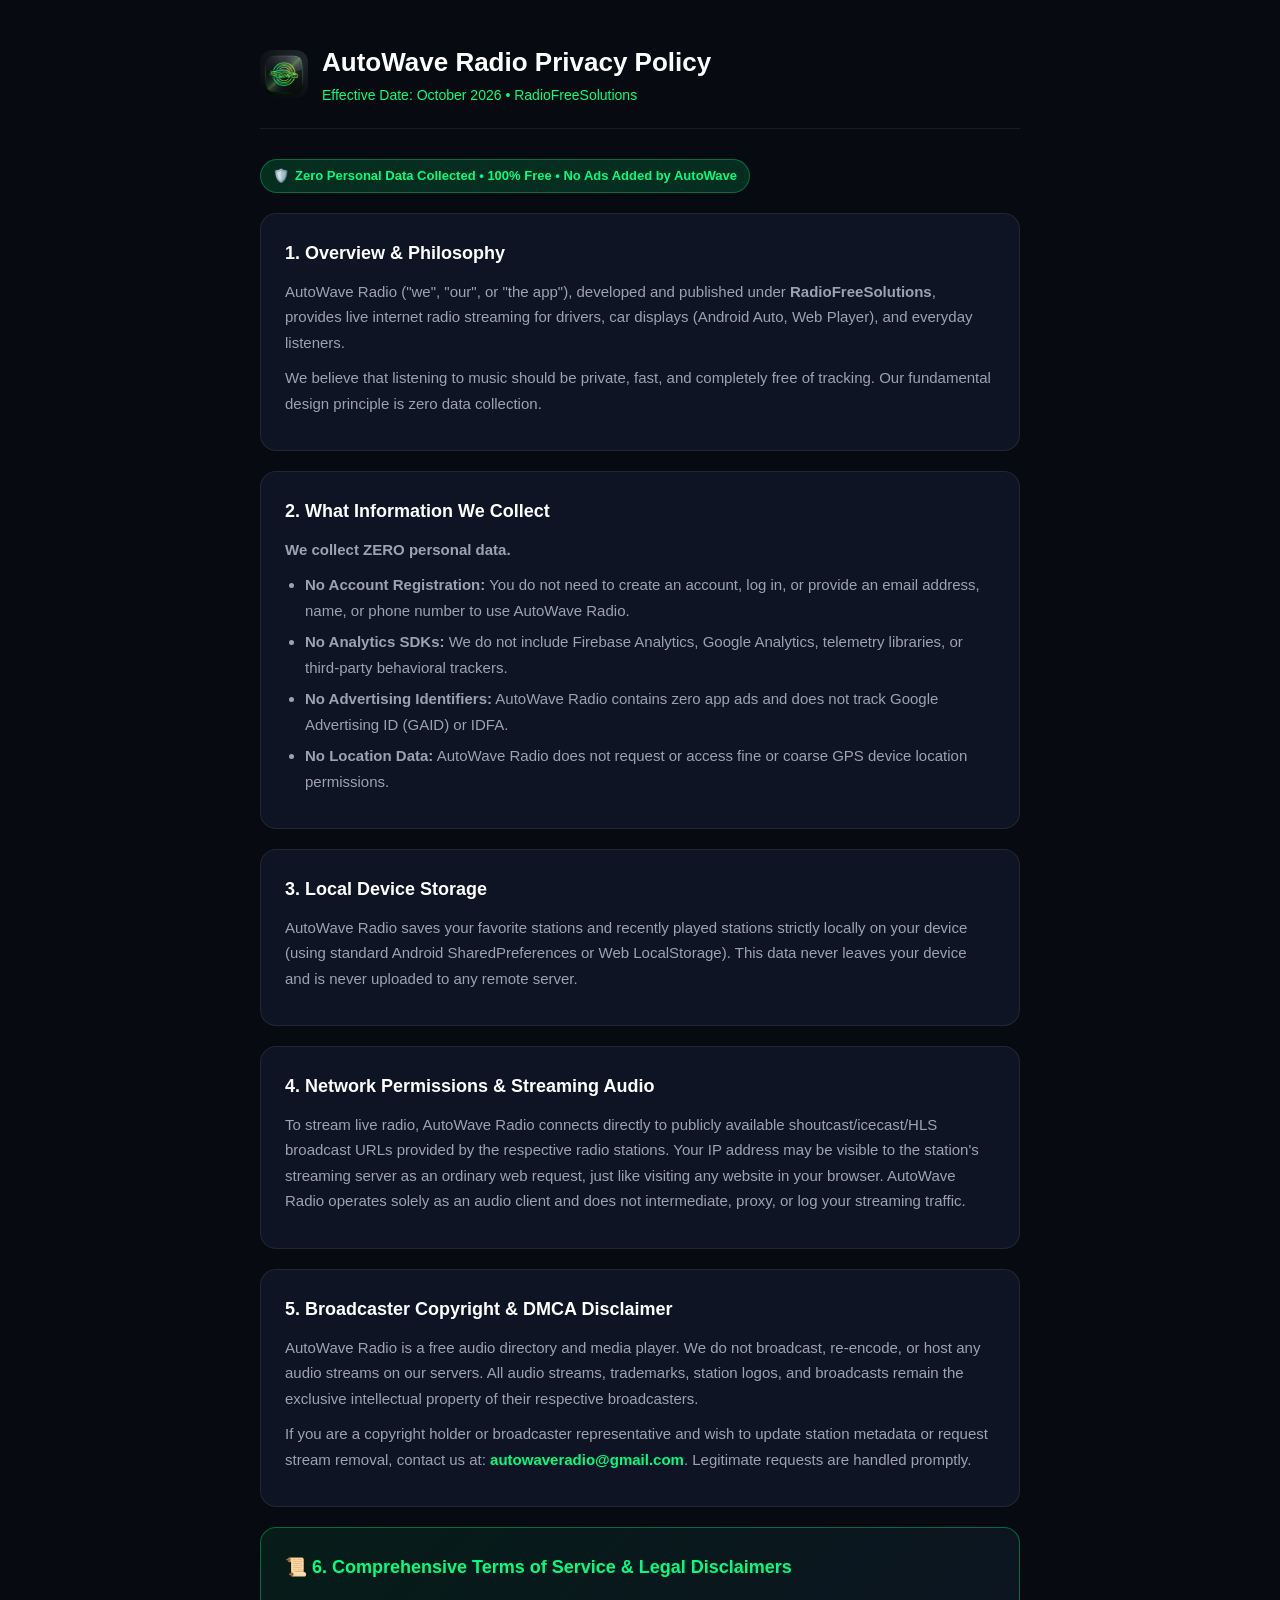
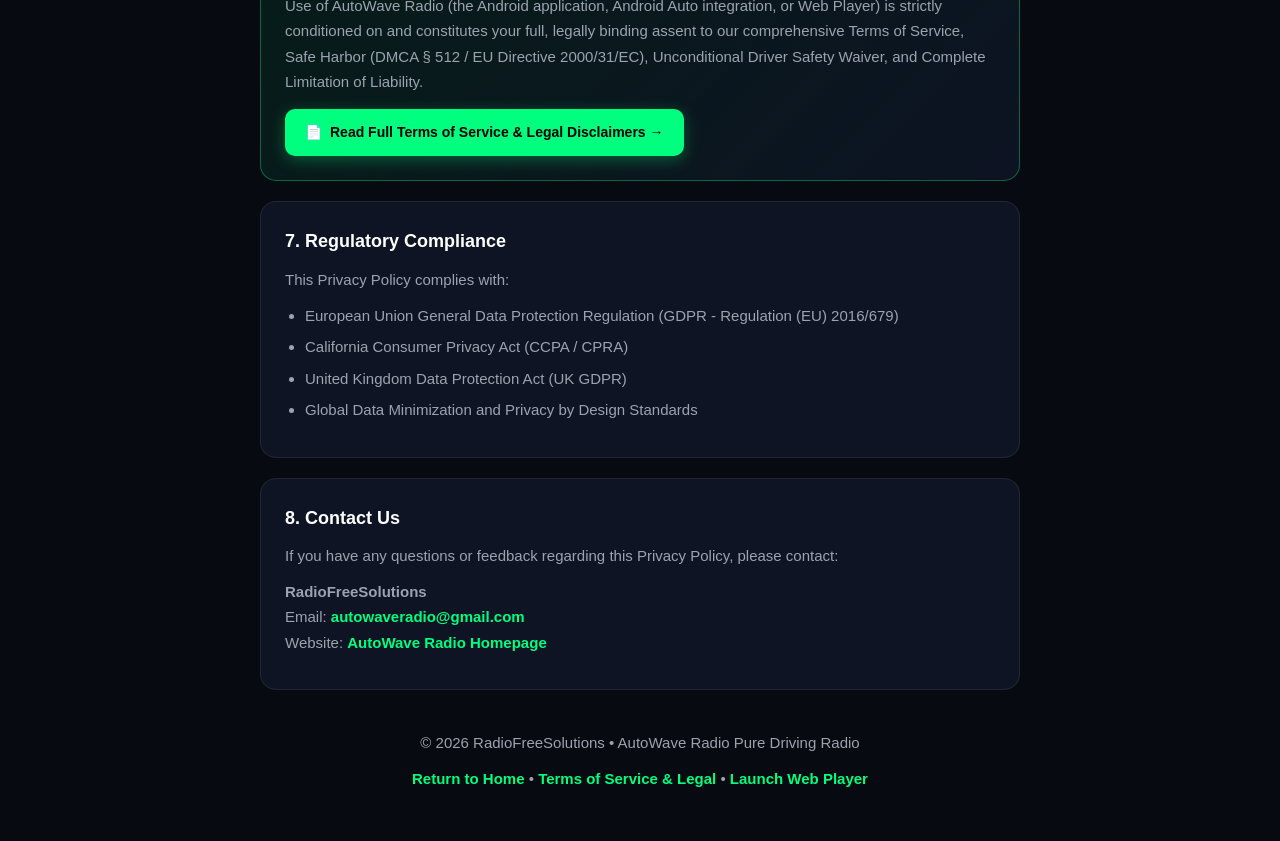
<file: privacy.html>
<!DOCTYPE html>
<html lang="en">
<head>
  <meta charset="UTF-8" />
  <meta name="viewport" content="width=device-width, initial-scale=1.0, viewport-fit=cover" />
  <title>Privacy Policy - AutoWave Radio</title>
  <meta name="description" content="AutoWave Radio Privacy Policy: Zero data collection, no ads added by AutoWave, no trackers, complete privacy." />
  <link rel="icon" type="image/png" href="web/favicon.png" />
  <style>
    :root {
      --bg: #070A10;
      --card-bg: #0E1424;
      --border: rgba(255, 255, 255, 0.08);
      --accent: #00FF7F;
      --text: #F3F4F6;
      --text-muted: #9CA3AF;
    }
    * { box-sizing: border-box; margin: 0; padding: 0; font-family: -apple-system, BlinkMacSystemFont, "Segoe UI", Roboto, Helvetica, Arial, sans-serif; }
    body { background-color: var(--bg); color: var(--text); padding: 40px 20px; line-height: 1.7; display: flex; justify-content: center; }
    .container { max-width: 760px; width: 100%; }
    .header { display: flex; align-items: center; gap: 14px; margin-bottom: 30px; border-bottom: 1px solid var(--border); padding-bottom: 20px; }
    .logo { width: 48px; height: 48px; border-radius: 12px; }
    h1 { font-size: 26px; font-weight: 800; color: #FFF; }
    .subtitle { font-size: 14px; color: var(--accent); }
    .badge { display: inline-flex; align-items: center; gap: 6px; background: rgba(0, 255, 127, 0.15); color: #00FF7F; border: 1px solid rgba(0, 255, 127, 0.3); padding: 5px 12px; border-radius: 20px; font-size: 13px; font-weight: 700; margin-bottom: 20px; }
    .card { background: var(--card-bg); border: 1px solid var(--border); border-radius: 16px; padding: 24px; margin-bottom: 20px; }
    h2 { font-size: 18px; color: #FFF; margin-bottom: 10px; display: flex; align-items: center; gap: 8px; }
    p { color: var(--text-muted); font-size: 15px; margin-bottom: 10px; }
    ul { margin-left: 20px; color: var(--text-muted); font-size: 15px; margin-bottom: 10px; }
    li { margin-bottom: 6px; }
    a { color: var(--accent); text-decoration: none; font-weight: 600; }
    a:hover { text-decoration: underline; }
    .footer { text-align: center; margin-top: 40px; font-size: 13px; color: var(--text-muted); }
  </style>
</head>
<body>
  <div class="container">
    <div class="header">
      <img src="web/icon-512.png" alt="AutoWave Radio" class="logo" />
      <div>
        <h1>AutoWave Radio Privacy Policy</h1>
        <div class="subtitle">Effective Date: October 2026 • RadioFreeSolutions</div>
      </div>
    </div>

    <div class="badge">
      <span>🛡️</span> Zero Personal Data Collected • 100% Free • No Ads Added by AutoWave
    </div>

    <div class="card">
      <h2>1. Overview &amp; Philosophy</h2>
      <p>
        AutoWave Radio ("we", "our", or "the app"), developed and published under <strong>RadioFreeSolutions</strong>, provides live internet radio streaming for drivers, car displays (Android Auto, Web Player), and everyday listeners.
      </p>
      <p>
        We believe that listening to music should be private, fast, and completely free of tracking. Our fundamental design principle is zero data collection.
      </p>
    </div>

    <div class="card">
      <h2>2. What Information We Collect</h2>
      <p><strong>We collect ZERO personal data.</strong></p>
      <ul>
        <li><strong>No Account Registration:</strong> You do not need to create an account, log in, or provide an email address, name, or phone number to use AutoWave Radio.</li>
        <li><strong>No Analytics SDKs:</strong> We do not include Firebase Analytics, Google Analytics, telemetry libraries, or third-party behavioral trackers.</li>
        <li><strong>No Advertising Identifiers:</strong> AutoWave Radio contains zero app ads and does not track Google Advertising ID (GAID) or IDFA.</li>
        <li><strong>No Location Data:</strong> AutoWave Radio does not request or access fine or coarse GPS device location permissions.</li>
      </ul>
    </div>

    <div class="card">
      <h2>3. Local Device Storage</h2>
      <p>
        AutoWave Radio saves your favorite stations and recently played stations strictly locally on your device (using standard Android SharedPreferences or Web LocalStorage). This data never leaves your device and is never uploaded to any remote server.
      </p>
    </div>

    <div class="card">
      <h2>4. Network Permissions &amp; Streaming Audio</h2>
      <p>
        To stream live radio, AutoWave Radio connects directly to publicly available shoutcast/icecast/HLS broadcast URLs provided by the respective radio stations. Your IP address may be visible to the station's streaming server as an ordinary web request, just like visiting any website in your browser. AutoWave Radio operates solely as an audio client and does not intermediate, proxy, or log your streaming traffic.
      </p>
    </div>

    <div class="card">
      <h2>5. Broadcaster Copyright &amp; DMCA Disclaimer</h2>
      <p>
        AutoWave Radio is a free audio directory and media player. We do not broadcast, re-encode, or host any audio streams on our servers. All audio streams, trademarks, station logos, and broadcasts remain the exclusive intellectual property of their respective broadcasters.
      </p>
      <p>
        If you are a copyright holder or broadcaster representative and wish to update station metadata or request stream removal, contact us at: <a href="mailto:autowaveradio@gmail.com">autowaveradio@gmail.com</a>. Legitimate requests are handled promptly.
      </p>
    </div>

    <div class="card" style="border: 1px solid rgba(0, 255, 127, 0.35); background: linear-gradient(135deg, rgba(0, 255, 127, 0.08) 0%, rgba(14, 20, 36, 0.95) 100%);">
      <h2 style="color: var(--accent);">📜 6. Comprehensive Terms of Service &amp; Legal Disclaimers</h2>
      <p>
        Use of AutoWave Radio (the Android application, Android Auto integration, or Web Player) is strictly conditioned on and constitutes your full, legally binding assent to our comprehensive Terms of Service, Safe Harbor (DMCA § 512 / EU Directive 2000/31/EC), Unconditional Driver Safety Waiver, and Complete Limitation of Liability.
      </p>
      <div style="margin-top: 14px;">
        <a href="terms.html" style="display: inline-flex; align-items: center; gap: 8px; background: var(--accent); color: #000; padding: 12px 20px; border-radius: 10px; font-weight: 800; text-decoration: none; font-size: 14px; box-shadow: 0 4px 16px rgba(0, 255, 127, 0.3);">
          <span>📄</span> Read Full Terms of Service &amp; Legal Disclaimers &rarr;
        </a>
      </div>
    </div>

    <div class="card">
      <h2>7. Regulatory Compliance</h2>
      <p>
        This Privacy Policy complies with:
      </p>
      <ul>
        <li>European Union General Data Protection Regulation (GDPR - Regulation (EU) 2016/679)</li>
        <li>California Consumer Privacy Act (CCPA / CPRA)</li>
        <li>United Kingdom Data Protection Act (UK GDPR)</li>
        <li>Global Data Minimization and Privacy by Design Standards</li>
      </ul>
    </div>

    <div class="card">
      <h2>8. Contact Us</h2>
      <p>
        If you have any questions or feedback regarding this Privacy Policy, please contact:
      </p>
      <p>
        <strong>RadioFreeSolutions</strong><br />
        Email: <a href="mailto:autowaveradio@gmail.com">autowaveradio@gmail.com</a><br />
        Website: <a href="./">AutoWave Radio Homepage</a>
      </p>
    </div>

    <div class="footer">
      <p>&copy; 2026 RadioFreeSolutions • AutoWave Radio Pure Driving Radio</p>
      <p style="margin-top: 6px;"><a href="./">Return to Home</a> • <a href="terms.html">Terms of Service &amp; Legal</a> • <a href="web/">Launch Web Player</a></p>
    </div>
  </div>
</body>
</html>
</file>
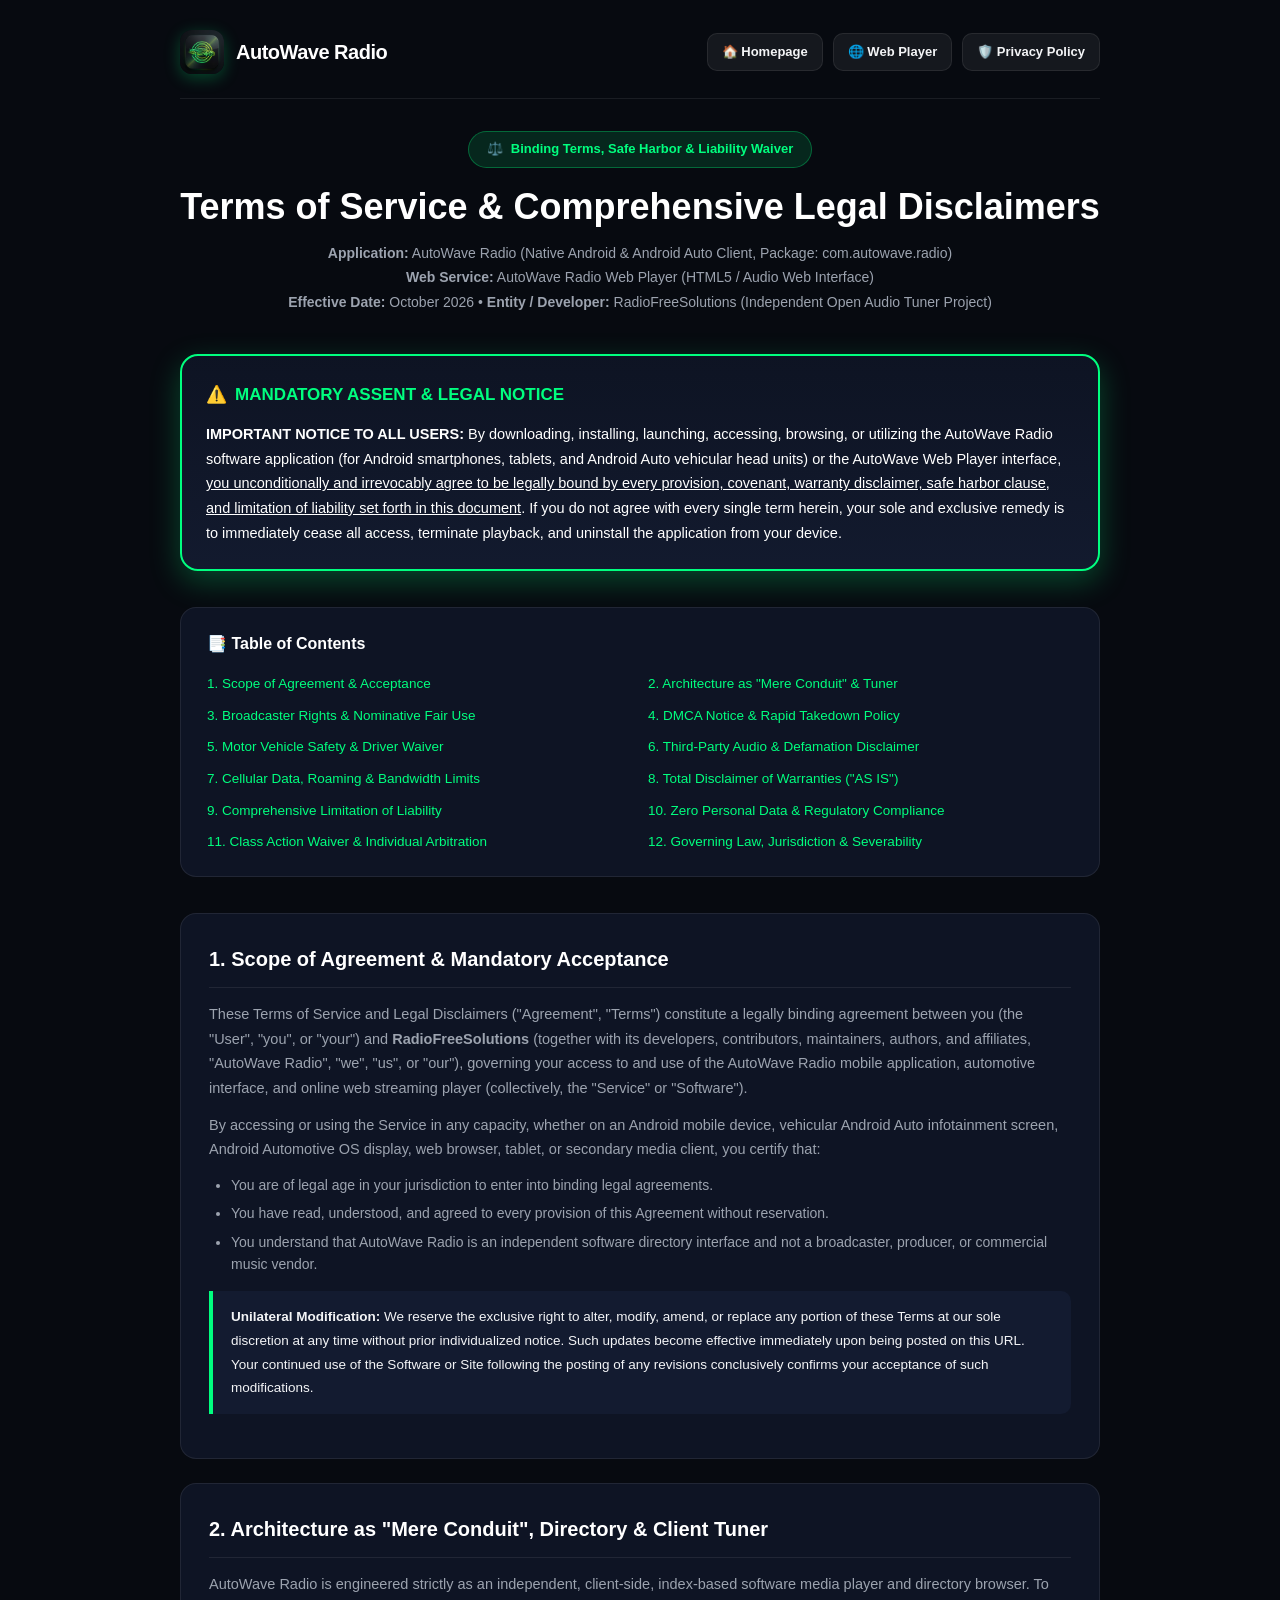
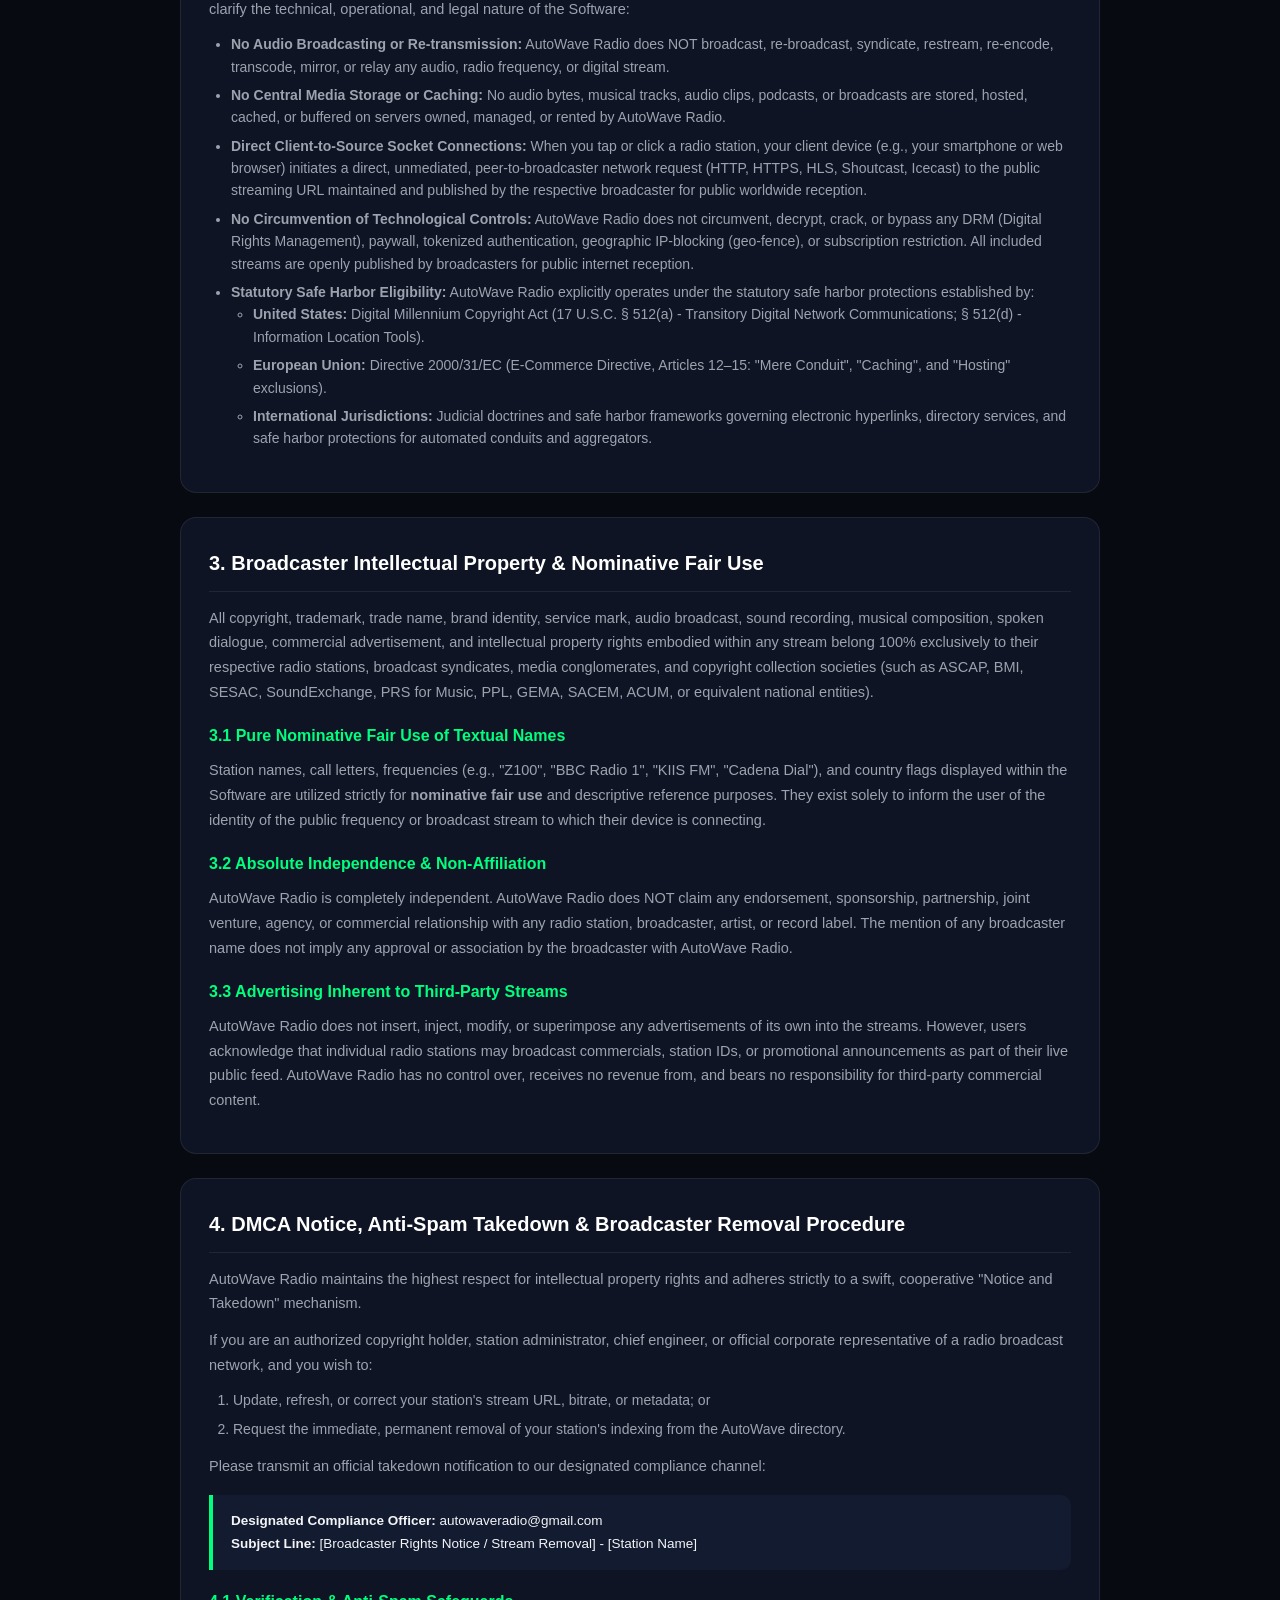
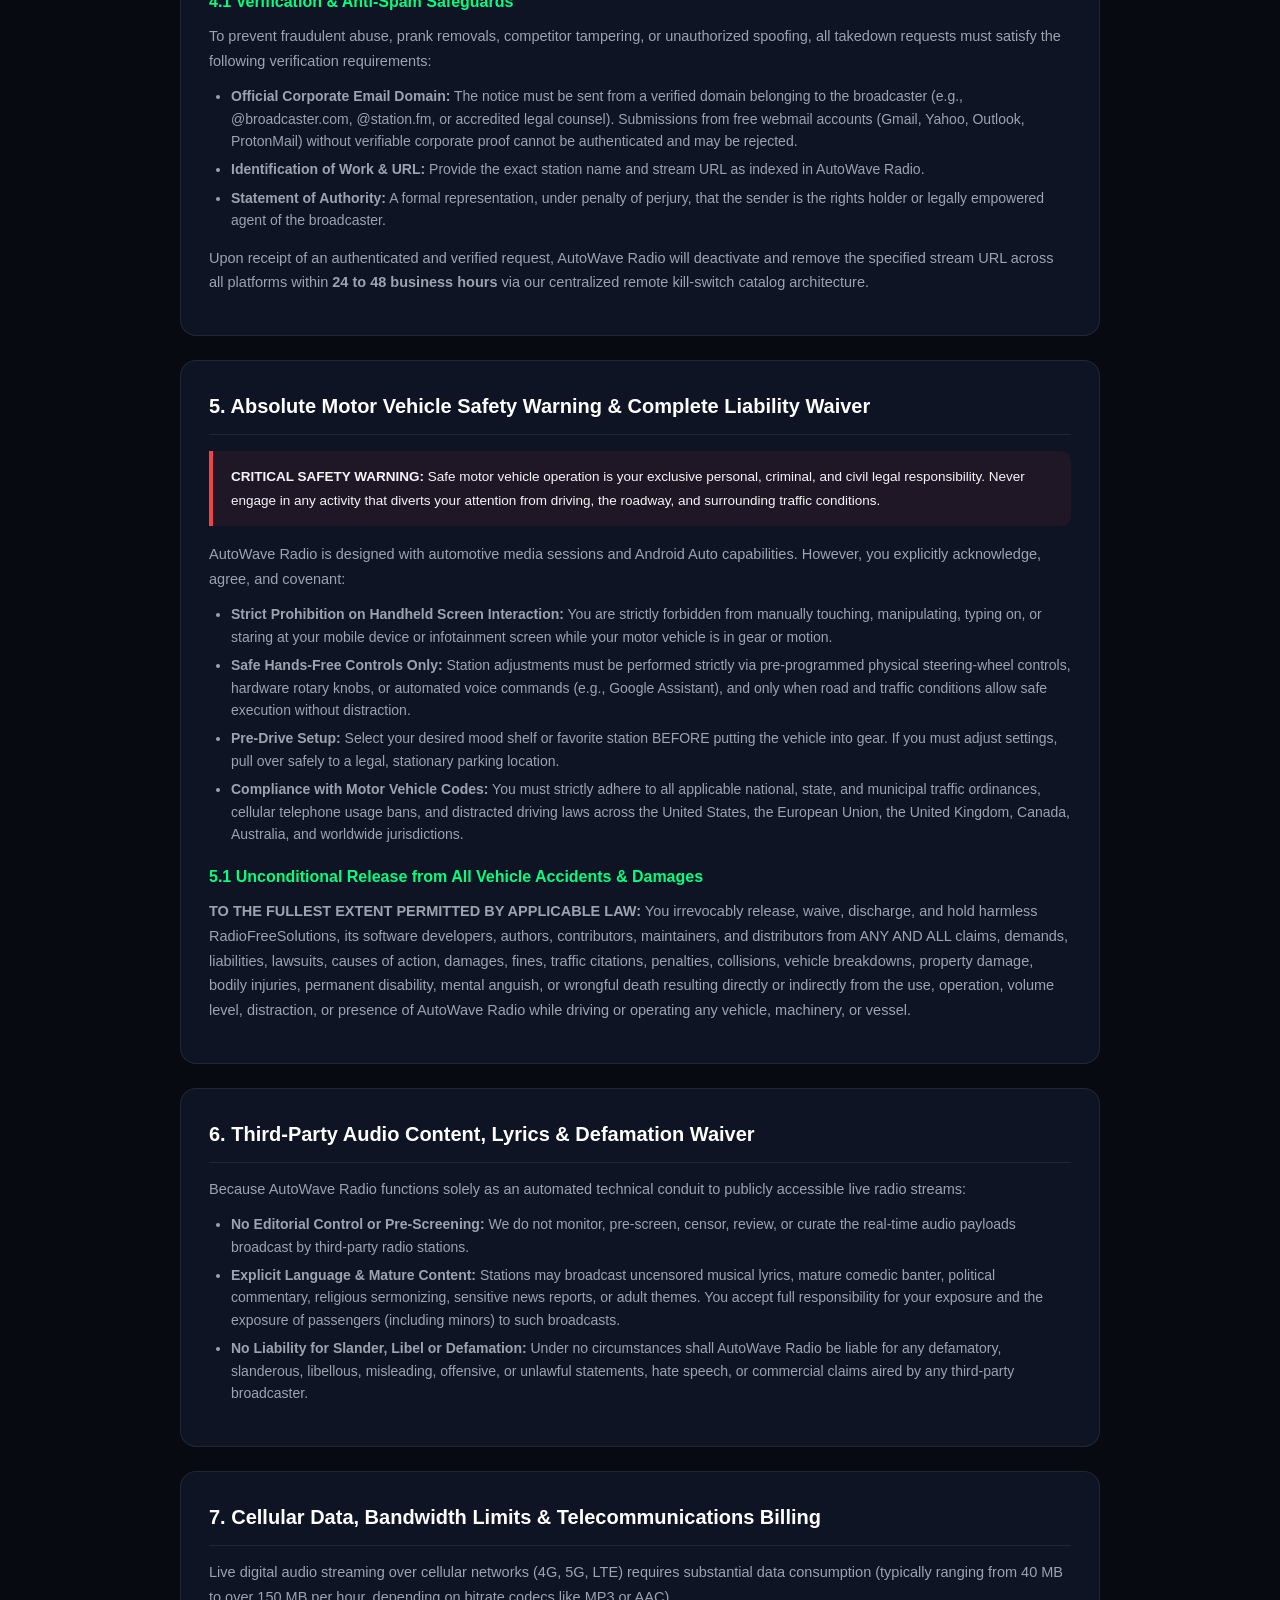
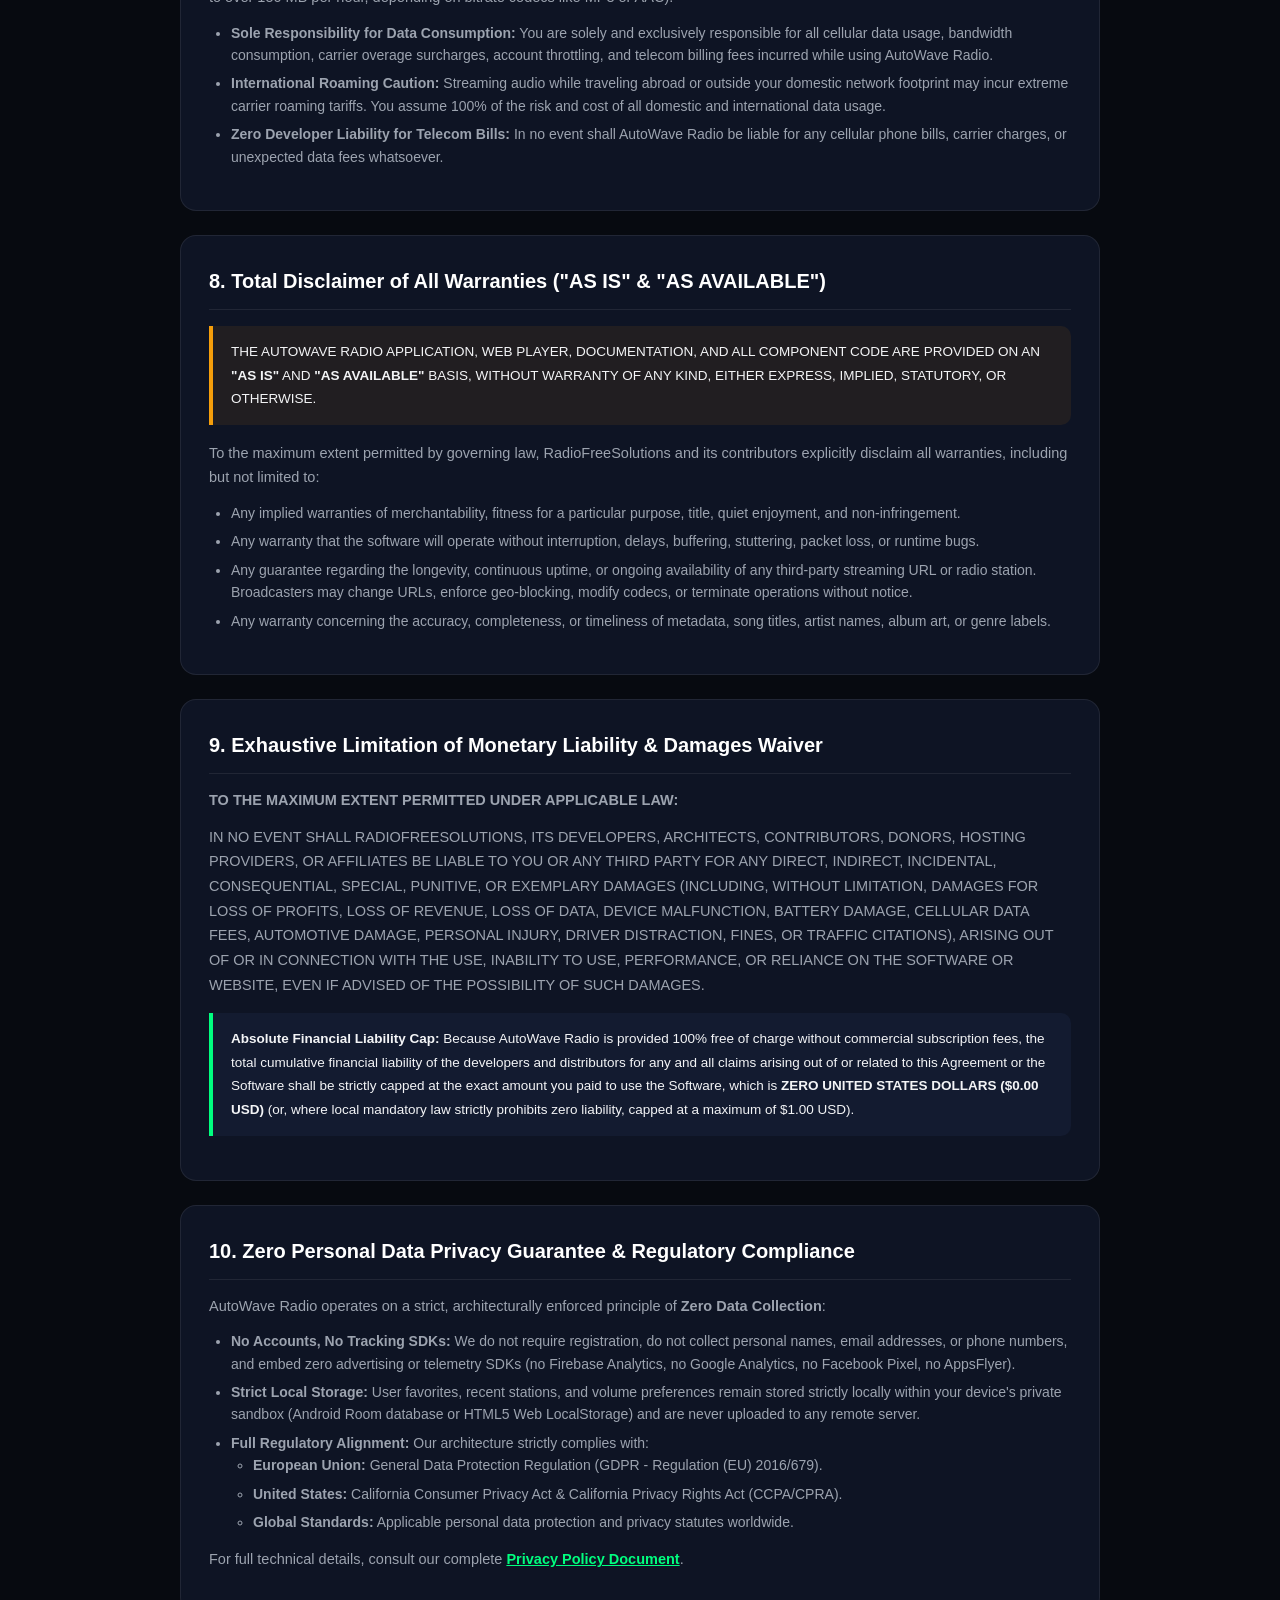
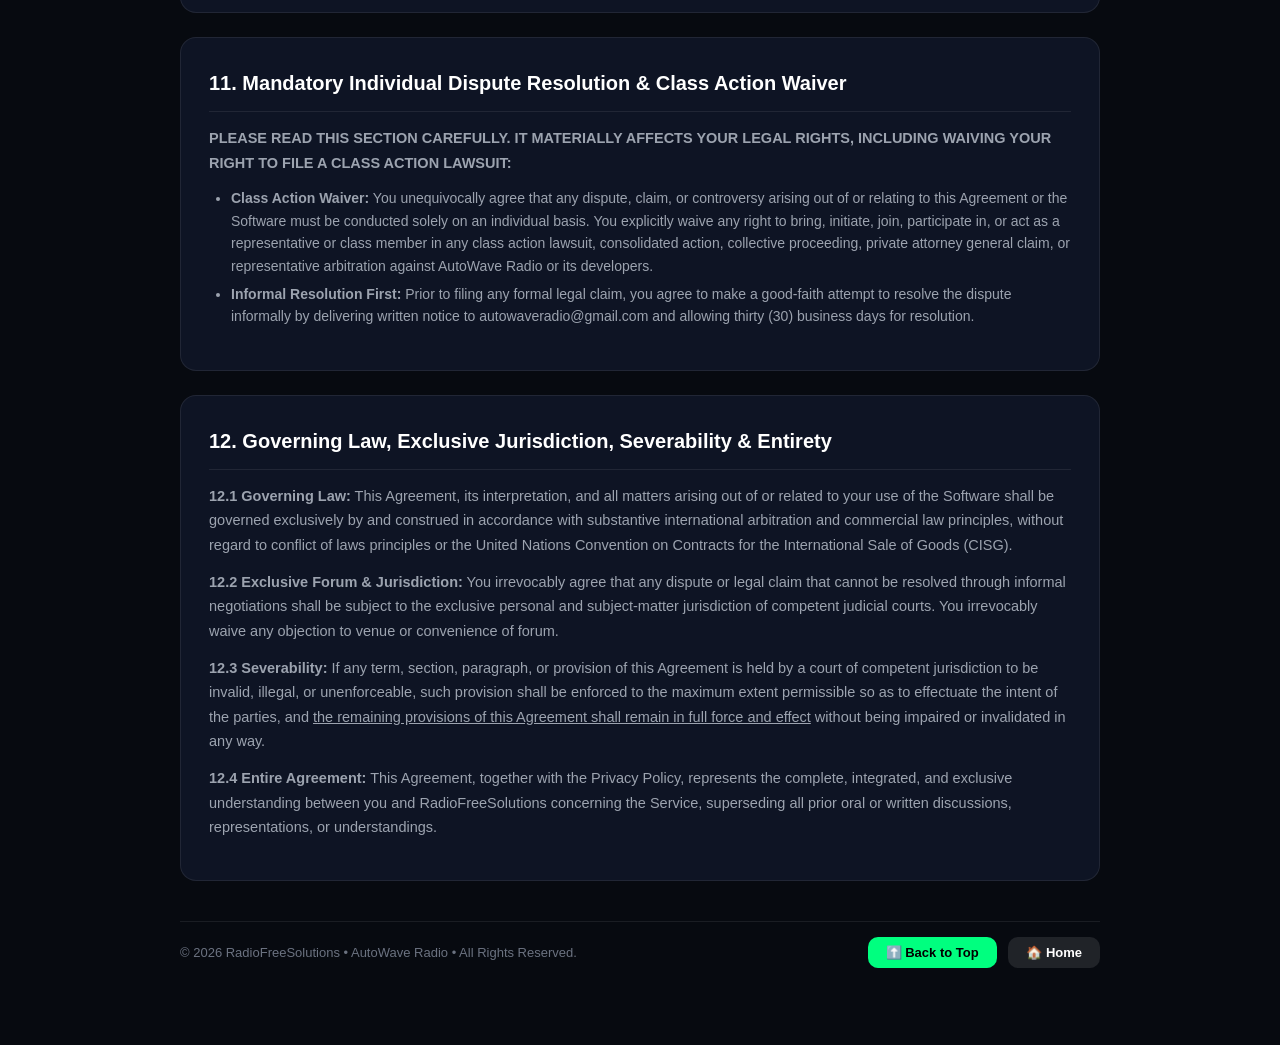
<file: terms.html>
<!DOCTYPE html>
<html lang="en">
<head>
  <meta charset="UTF-8" />
  <meta name="viewport" content="width=device-width, initial-scale=1.0, viewport-fit=cover" />
  <title>Terms of Service &amp; Comprehensive Legal Disclaimers | AutoWave Radio</title>
  <meta name="description" content="Comprehensive Terms of Service, Broadcaster Rights, Safe Harbor (DMCA), Driver Safety Disclaimer, and Limitation of Liability for AutoWave Radio &amp; Web Player." />
  <meta name="robots" content="index, follow" />
  <link rel="canonical" href="https://radiofreesolutions.github.io/autowave-radio-app/terms.html" />
  <link rel="icon" type="image/png" href="web/favicon.png" />
  
  <style>
    :root {
      --bg: #070A10;
      --card-bg: #0E1424;
      --card-alt: #131B30;
      --border: rgba(255, 255, 255, 0.08);
      --border-accent: rgba(0, 255, 127, 0.3);
      --accent: #00FF7F;
      --accent-glow: rgba(0, 255, 127, 0.25);
      --text: #F3F4F6;
      --text-muted: #9CA3AF;
      --text-dim: #6B7280;
      --warning: #F59E0B;
      --danger: #EF4444;
    }

    * { box-sizing: border-box; margin: 0; padding: 0; font-family: -apple-system, BlinkMacSystemFont, "Segoe UI", Roboto, Helvetica, Arial, sans-serif; }
    
    body {
      background-color: var(--bg);
      color: var(--text);
      line-height: 1.75;
      padding: 30px 16px 80px 16px;
      display: flex;
      justify-content: center;
    }

    .container {
      max-width: 920px;
      width: 100%;
    }

    /* Top navigation bar */
    .top-nav {
      display: flex;
      justify-content: space-between;
      align-items: center;
      padding-bottom: 24px;
      margin-bottom: 32px;
      border-bottom: 1px solid var(--border);
    }

    .brand-group {
      display: flex;
      align-items: center;
      gap: 12px;
      text-decoration: none;
      color: #FFF;
    }

    .brand-icon {
      width: 44px;
      height: 44px;
      border-radius: 12px;
      box-shadow: 0 4px 16px var(--accent-glow);
    }

    .brand-title {
      font-size: 20px;
      font-weight: 800;
      letter-spacing: -0.5px;
    }

    .nav-actions {
      display: flex;
      gap: 10px;
    }

    .nav-link {
      background: rgba(255, 255, 255, 0.06);
      border: 1px solid var(--border);
      color: var(--text);
      padding: 7px 14px;
      border-radius: 10px;
      font-size: 13px;
      font-weight: 600;
      text-decoration: none;
      transition: all 0.2s;
    }

    .nav-link:hover {
      background: rgba(0, 255, 127, 0.12);
      border-color: var(--accent);
      color: #FFF;
    }

    /* Header banner */
    .legal-hero {
      text-align: center;
      margin-bottom: 40px;
    }

    .legal-badge {
      display: inline-flex;
      align-items: center;
      gap: 8px;
      background: rgba(0, 255, 127, 0.12);
      color: var(--accent);
      border: 1px solid var(--border-accent);
      padding: 6px 18px;
      border-radius: 30px;
      font-size: 13px;
      font-weight: 700;
      margin-bottom: 16px;
    }

    h1 {
      font-size: clamp(26px, 4vw, 36px);
      font-weight: 900;
      line-height: 1.25;
      margin-bottom: 12px;
      color: #FFF;
    }

    .legal-meta {
      color: var(--text-muted);
      font-size: 14px;
    }

    /* Mandatory Assent Box */
    .mandatory-notice {
      background: linear-gradient(180deg, rgba(14, 20, 36, 0.95) 0%, rgba(19, 27, 48, 0.95) 100%);
      border: 2px solid var(--accent);
      border-radius: 18px;
      padding: 24px;
      margin-bottom: 36px;
      box-shadow: 0 10px 30px var(--accent-glow);
    }

    .mandatory-notice h3 {
      font-size: 17px;
      font-weight: 800;
      color: var(--accent);
      margin-bottom: 12px;
      display: flex;
      align-items: center;
      gap: 8px;
    }

    .notice-english {
      font-size: 14.5px;
      line-height: 1.7;
      color: #FFF;
    }

    /* Table of Contents */
    .toc-card {
      background: var(--card-bg);
      border: 1px solid var(--border);
      border-radius: 16px;
      padding: 22px 26px;
      margin-bottom: 36px;
    }

    .toc-title {
      font-size: 16px;
      font-weight: 800;
      color: #FFF;
      margin-bottom: 14px;
    }

    .toc-list {
      list-style-type: none;
      display: grid;
      grid-template-columns: repeat(auto-fit, minmax(280px, 1fr));
      gap: 8px 16px;
      font-size: 13.5px;
    }

    .toc-list li a {
      color: var(--accent);
      text-decoration: none;
      transition: opacity 0.2s;
    }

    .toc-list li a:hover {
      text-decoration: underline;
    }

    /* Legal Sections */
    .legal-card {
      background: var(--card-bg);
      border: 1px solid var(--border);
      border-radius: 16px;
      padding: 28px;
      margin-bottom: 24px;
    }

    .legal-card h2 {
      font-size: 20px;
      font-weight: 800;
      color: #FFF;
      margin-bottom: 14px;
      padding-bottom: 10px;
      border-bottom: 1px solid var(--border);
      display: flex;
      align-items: center;
      gap: 10px;
    }

    .legal-card h3 {
      font-size: 16px;
      font-weight: 700;
      color: var(--accent);
      margin: 18px 0 8px 0;
    }

    .legal-card p {
      font-size: 14.5px;
      color: var(--text-muted);
      margin-bottom: 12px;
      line-height: 1.7;
    }

    .legal-card ul {
      margin-left: 22px;
      margin-bottom: 14px;
      font-size: 14px;
      color: var(--text-muted);
    }

    .legal-card li {
      margin-bottom: 6px;
      line-height: 1.6;
    }

    .callout-box {
      background: var(--card-alt);
      border-left: 4px solid var(--accent);
      padding: 14px 18px;
      border-radius: 0 10px 10px 0;
      margin: 16px 0;
      font-size: 13.5px;
      color: var(--text);
    }

    .callout-warning {
      border-left-color: var(--warning);
      background: rgba(245, 158, 11, 0.08);
    }

    .callout-danger {
      border-left-color: var(--danger);
      background: rgba(239, 68, 68, 0.08);
    }

    /* Print and back to top */
    .footer-actions {
      display: flex;
      justify-content: space-between;
      align-items: center;
      margin-top: 40px;
      padding-top: 20px;
      border-top: 1px solid var(--border);
      font-size: 13px;
      color: var(--text-dim);
    }

    .btn-action {
      background: var(--accent);
      color: #000;
      font-weight: 700;
      border: none;
      padding: 8px 18px;
      border-radius: 10px;
      cursor: pointer;
      text-decoration: none;
      font-size: 13px;
    }
  </style>
</head>
<body>

  <div class="container">
    
    <!-- Navigation Header -->
    <header class="top-nav">
      <a href="./" class="brand-group">
        <img src="play_store_icon_512.png" alt="AutoWave Radio Logo" class="brand-icon" />
        <span class="brand-title">AutoWave Radio</span>
      </a>
      <div class="nav-actions">
        <a href="./" class="nav-link">🏠 Homepage</a>
        <a href="web/" class="nav-link">🌐 Web Player</a>
        <a href="privacy.html" class="nav-link">🛡️ Privacy Policy</a>
      </div>
    </header>

    <!-- Header Section -->
    <div class="legal-hero">
      <div class="legal-badge">
        <span>⚖️</span> Binding Terms, Safe Harbor &amp; Liability Waiver
      </div>
      <h1>Terms of Service &amp; Comprehensive Legal Disclaimers</h1>
      <div class="legal-meta">
        <strong>Application:</strong> AutoWave Radio (Native Android &amp; Android Auto Client, Package: <code>com.autowave.radio</code>)<br />
        <strong>Web Service:</strong> AutoWave Radio Web Player (HTML5 / Audio Web Interface)<br />
        <strong>Effective Date:</strong> October 2026 • <strong>Entity / Developer:</strong> RadioFreeSolutions (Independent Open Audio Tuner Project)
      </div>
    </div>

    <!-- MANDATORY NOTICE -->
    <div class="mandatory-notice">
      <h3><span>⚠️</span> MANDATORY ASSENT &amp; LEGAL NOTICE</h3>

      <div class="notice-english">
        <strong>IMPORTANT NOTICE TO ALL USERS:</strong> By downloading, installing, launching, accessing, browsing, or utilizing the AutoWave Radio software application (for Android smartphones, tablets, and Android Auto vehicular head units) or the AutoWave Web Player interface, <u>you unconditionally and irrevocably agree to be legally bound by every provision, covenant, warranty disclaimer, safe harbor clause, and limitation of liability set forth in this document</u>. If you do not agree with every single term herein, your sole and exclusive remedy is to immediately cease all access, terminate playback, and uninstall the application from your device.
      </div>
    </div>

    <!-- Table of Contents -->
    <div class="toc-card">
      <div class="toc-title">📑 Table of Contents</div>
      <ul class="toc-list">
        <li><a href="#sec-1">1. Scope of Agreement &amp; Acceptance</a></li>
        <li><a href="#sec-2">2. Architecture as "Mere Conduit" &amp; Tuner</a></li>
        <li><a href="#sec-3">3. Broadcaster Rights &amp; Nominative Fair Use</a></li>
        <li><a href="#sec-4">4. DMCA Notice &amp; Rapid Takedown Policy</a></li>
        <li><a href="#sec-5">5. Motor Vehicle Safety &amp; Driver Waiver</a></li>
        <li><a href="#sec-6">6. Third-Party Audio &amp; Defamation Disclaimer</a></li>
        <li><a href="#sec-7">7. Cellular Data, Roaming &amp; Bandwidth Limits</a></li>
        <li><a href="#sec-8">8. Total Disclaimer of Warranties ("AS IS")</a></li>
        <li><a href="#sec-9">9. Comprehensive Limitation of Liability</a></li>
        <li><a href="#sec-10">10. Zero Personal Data &amp; Regulatory Compliance</a></li>
        <li><a href="#sec-11">11. Class Action Waiver &amp; Individual Arbitration</a></li>
        <li><a href="#sec-12">12. Governing Law, Jurisdiction &amp; Severability</a></li>
      </ul>
    </div>

    <!-- SECTION 1 -->
    <section class="legal-card" id="sec-1">
      <h2>1. Scope of Agreement &amp; Mandatory Acceptance</h2>
      <p>
        These Terms of Service and Legal Disclaimers ("Agreement", "Terms") constitute a legally binding agreement between you (the "User", "you", or "your") and <strong>RadioFreeSolutions</strong> (together with its developers, contributors, maintainers, authors, and affiliates, "AutoWave Radio", "we", "us", or "our"), governing your access to and use of the AutoWave Radio mobile application, automotive interface, and online web streaming player (collectively, the "Service" or "Software").
      </p>
      <p>
        By accessing or using the Service in any capacity, whether on an Android mobile device, vehicular Android Auto infotainment screen, Android Automotive OS display, web browser, tablet, or secondary media client, you certify that:
      </p>
      <ul>
        <li>You are of legal age in your jurisdiction to enter into binding legal agreements.</li>
        <li>You have read, understood, and agreed to every provision of this Agreement without reservation.</li>
        <li>You understand that AutoWave Radio is an independent software directory interface and not a broadcaster, producer, or commercial music vendor.</li>
      </ul>
      <div class="callout-box">
        <strong>Unilateral Modification:</strong> We reserve the exclusive right to alter, modify, amend, or replace any portion of these Terms at our sole discretion at any time without prior individualized notice. Such updates become effective immediately upon being posted on this URL. Your continued use of the Software or Site following the posting of any revisions conclusively confirms your acceptance of such modifications.
      </div>
    </section>

    <!-- SECTION 2 -->
    <section class="legal-card" id="sec-2">
      <h2>2. Architecture as "Mere Conduit", Directory &amp; Client Tuner</h2>
      <p>
        AutoWave Radio is engineered strictly as an independent, client-side, index-based software media player and directory browser. To clarify the technical, operational, and legal nature of the Software:
      </p>
      <ul>
        <li><strong>No Audio Broadcasting or Re-transmission:</strong> AutoWave Radio does NOT broadcast, re-broadcast, syndicate, restream, re-encode, transcode, mirror, or relay any audio, radio frequency, or digital stream.</li>
        <li><strong>No Central Media Storage or Caching:</strong> No audio bytes, musical tracks, audio clips, podcasts, or broadcasts are stored, hosted, cached, or buffered on servers owned, managed, or rented by AutoWave Radio.</li>
        <li><strong>Direct Client-to-Source Socket Connections:</strong> When you tap or click a radio station, your client device (e.g., your smartphone or web browser) initiates a direct, unmediated, peer-to-broadcaster network request (HTTP, HTTPS, HLS, Shoutcast, Icecast) to the public streaming URL maintained and published by the respective broadcaster for public worldwide reception.</li>
        <li><strong>No Circumvention of Technological Controls:</strong> AutoWave Radio does not circumvent, decrypt, crack, or bypass any DRM (Digital Rights Management), paywall, tokenized authentication, geographic IP-blocking (geo-fence), or subscription restriction. All included streams are openly published by broadcasters for public internet reception.</li>
        <li><strong>Statutory Safe Harbor Eligibility:</strong> AutoWave Radio explicitly operates under the statutory safe harbor protections established by:
          <ul>
            <li><strong>United States:</strong> Digital Millennium Copyright Act (17 U.S.C. § 512(a) - Transitory Digital Network Communications; § 512(d) - Information Location Tools).</li>
            <li><strong>European Union:</strong> Directive 2000/31/EC (E-Commerce Directive, Articles 12–15: "Mere Conduit", "Caching", and "Hosting" exclusions).</li>
            <li><strong>International Jurisdictions:</strong> Judicial doctrines and safe harbor frameworks governing electronic hyperlinks, directory services, and safe harbor protections for automated conduits and aggregators.</li>
          </ul>
        </li>
      </ul>
    </section>

    <!-- SECTION 3 -->
    <section class="legal-card" id="sec-3">
      <h2>3. Broadcaster Intellectual Property &amp; Nominative Fair Use</h2>
      <p>
        All copyright, trademark, trade name, brand identity, service mark, audio broadcast, sound recording, musical composition, spoken dialogue, commercial advertisement, and intellectual property rights embodied within any stream belong 100% exclusively to their respective radio stations, broadcast syndicates, media conglomerates, and copyright collection societies (such as ASCAP, BMI, SESAC, SoundExchange, PRS for Music, PPL, GEMA, SACEM, ACUM, or equivalent national entities).
      </p>
      <h3>3.1 Pure Nominative Fair Use of Textual Names</h3>
      <p>
        Station names, call letters, frequencies (e.g., "Z100", "BBC Radio 1", "KIIS FM", "Cadena Dial"), and country flags displayed within the Software are utilized strictly for <strong>nominative fair use</strong> and descriptive reference purposes. They exist solely to inform the user of the identity of the public frequency or broadcast stream to which their device is connecting.
      </p>
      <h3>3.2 Absolute Independence &amp; Non-Affiliation</h3>
      <p>
        AutoWave Radio is completely independent. AutoWave Radio does NOT claim any endorsement, sponsorship, partnership, joint venture, agency, or commercial relationship with any radio station, broadcaster, artist, or record label. The mention of any broadcaster name does not imply any approval or association by the broadcaster with AutoWave Radio.
      </p>
      <h3>3.3 Advertising Inherent to Third-Party Streams</h3>
      <p>
        AutoWave Radio does not insert, inject, modify, or superimpose any advertisements of its own into the streams. However, users acknowledge that individual radio stations may broadcast commercials, station IDs, or promotional announcements as part of their live public feed. AutoWave Radio has no control over, receives no revenue from, and bears no responsibility for third-party commercial content.
      </p>
    </section>

    <!-- SECTION 4 -->
    <section class="legal-card" id="sec-4">
      <h2>4. DMCA Notice, Anti-Spam Takedown &amp; Broadcaster Removal Procedure</h2>
      <p>
        AutoWave Radio maintains the highest respect for intellectual property rights and adheres strictly to a swift, cooperative "Notice and Takedown" mechanism.
      </p>
      <p>
        If you are an authorized copyright holder, station administrator, chief engineer, or official corporate representative of a radio broadcast network, and you wish to:
      </p>
      <ol style="margin-left: 24px; color: var(--text-muted); font-size: 14px; margin-bottom: 14px;">
        <li>Update, refresh, or correct your station's stream URL, bitrate, or metadata; or</li>
        <li>Request the immediate, permanent removal of your station's indexing from the AutoWave directory.</li>
      </ol>
      <p>
        Please transmit an official takedown notification to our designated compliance channel:
      </p>
      <div class="callout-box">
        <strong>Designated Compliance Officer:</strong> <code>autowaveradio@gmail.com</code><br />
        <strong>Subject Line:</strong> <code>[Broadcaster Rights Notice / Stream Removal] - [Station Name]</code>
      </div>
      <h3>4.1 Verification &amp; Anti-Spam Safeguards</h3>
      <p>
        To prevent fraudulent abuse, prank removals, competitor tampering, or unauthorized spoofing, all takedown requests must satisfy the following verification requirements:
      </p>
      <ul>
        <li><strong>Official Corporate Email Domain:</strong> The notice must be sent from a verified domain belonging to the broadcaster (e.g., <code>@broadcaster.com</code>, <code>@station.fm</code>, or accredited legal counsel). Submissions from free webmail accounts (Gmail, Yahoo, Outlook, ProtonMail) without verifiable corporate proof cannot be authenticated and may be rejected.</li>
        <li><strong>Identification of Work &amp; URL:</strong> Provide the exact station name and stream URL as indexed in AutoWave Radio.</li>
        <li><strong>Statement of Authority:</strong> A formal representation, under penalty of perjury, that the sender is the rights holder or legally empowered agent of the broadcaster.</li>
      </ul>
      <p>
        Upon receipt of an authenticated and verified request, AutoWave Radio will deactivate and remove the specified stream URL across all platforms within <strong>24 to 48 business hours</strong> via our centralized remote kill-switch catalog architecture.
      </p>
    </section>

    <!-- SECTION 5 -->
    <section class="legal-card" id="sec-5">
      <h2>5. Absolute Motor Vehicle Safety Warning &amp; Complete Liability Waiver</h2>
      <div class="callout-box callout-danger">
        <strong>CRITICAL SAFETY WARNING:</strong> Safe motor vehicle operation is your exclusive personal, criminal, and civil legal responsibility. Never engage in any activity that diverts your attention from driving, the roadway, and surrounding traffic conditions.
      </div>
      <p>
        AutoWave Radio is designed with automotive media sessions and Android Auto capabilities. However, you explicitly acknowledge, agree, and covenant:
      </p>
      <ul>
        <li><strong>Strict Prohibition on Handheld Screen Interaction:</strong> You are strictly forbidden from manually touching, manipulating, typing on, or staring at your mobile device or infotainment screen while your motor vehicle is in gear or motion.</li>
        <li><strong>Safe Hands-Free Controls Only:</strong> Station adjustments must be performed strictly via pre-programmed physical steering-wheel controls, hardware rotary knobs, or automated voice commands (e.g., Google Assistant), and only when road and traffic conditions allow safe execution without distraction.</li>
        <li><strong>Pre-Drive Setup:</strong> Select your desired mood shelf or favorite station BEFORE putting the vehicle into gear. If you must adjust settings, pull over safely to a legal, stationary parking location.</li>
        <li><strong>Compliance with Motor Vehicle Codes:</strong> You must strictly adhere to all applicable national, state, and municipal traffic ordinances, cellular telephone usage bans, and distracted driving laws across the United States, the European Union, the United Kingdom, Canada, Australia, and worldwide jurisdictions.</li>
      </ul>
      <h3>5.1 Unconditional Release from All Vehicle Accidents &amp; Damages</h3>
      <p>
        <strong>TO THE FULLEST EXTENT PERMITTED BY APPLICABLE LAW:</strong> You irrevocably release, waive, discharge, and hold harmless RadioFreeSolutions, its software developers, authors, contributors, maintainers, and distributors from ANY AND ALL claims, demands, liabilities, lawsuits, causes of action, damages, fines, traffic citations, penalties, collisions, vehicle breakdowns, property damage, bodily injuries, permanent disability, mental anguish, or wrongful death resulting directly or indirectly from the use, operation, volume level, distraction, or presence of AutoWave Radio while driving or operating any vehicle, machinery, or vessel.
      </p>
    </section>

    <!-- SECTION 6 -->
    <section class="legal-card" id="sec-6">
      <h2>6. Third-Party Audio Content, Lyrics &amp; Defamation Waiver</h2>
      <p>
        Because AutoWave Radio functions solely as an automated technical conduit to publicly accessible live radio streams:
      </p>
      <ul>
        <li><strong>No Editorial Control or Pre-Screening:</strong> We do not monitor, pre-screen, censor, review, or curate the real-time audio payloads broadcast by third-party radio stations.</li>
        <li><strong>Explicit Language &amp; Mature Content:</strong> Stations may broadcast uncensored musical lyrics, mature comedic banter, political commentary, religious sermonizing, sensitive news reports, or adult themes. You accept full responsibility for your exposure and the exposure of passengers (including minors) to such broadcasts.</li>
        <li><strong>No Liability for Slander, Libel or Defamation:</strong> Under no circumstances shall AutoWave Radio be liable for any defamatory, slanderous, libellous, misleading, offensive, or unlawful statements, hate speech, or commercial claims aired by any third-party broadcaster.</li>
      </ul>
    </section>

    <!-- SECTION 7 -->
    <section class="legal-card" id="sec-7">
      <h2>7. Cellular Data, Bandwidth Limits &amp; Telecommunications Billing</h2>
      <p>
        Live digital audio streaming over cellular networks (4G, 5G, LTE) requires substantial data consumption (typically ranging from 40 MB to over 150 MB per hour, depending on bitrate codecs like MP3 or AAC).
      </p>
      <ul>
        <li><strong>Sole Responsibility for Data Consumption:</strong> You are solely and exclusively responsible for all cellular data usage, bandwidth consumption, carrier overage surcharges, account throttling, and telecom billing fees incurred while using AutoWave Radio.</li>
        <li><strong>International Roaming Caution:</strong> Streaming audio while traveling abroad or outside your domestic network footprint may incur extreme carrier roaming tariffs. You assume 100% of the risk and cost of all domestic and international data usage.</li>
        <li><strong>Zero Developer Liability for Telecom Bills:</strong> In no event shall AutoWave Radio be liable for any cellular phone bills, carrier charges, or unexpected data fees whatsoever.</li>
      </ul>
    </section>

    <!-- SECTION 8 -->
    <section class="legal-card" id="sec-8">
      <h2>8. Total Disclaimer of All Warranties ("AS IS" &amp; "AS AVAILABLE")</h2>
      <div class="callout-box callout-warning">
        THE AUTOWAVE RADIO APPLICATION, WEB PLAYER, DOCUMENTATION, AND ALL COMPONENT CODE ARE PROVIDED ON AN <strong>"AS IS"</strong> AND <strong>"AS AVAILABLE"</strong> BASIS, WITHOUT WARRANTY OF ANY KIND, EITHER EXPRESS, IMPLIED, STATUTORY, OR OTHERWISE.
      </div>
      <p>
        To the maximum extent permitted by governing law, RadioFreeSolutions and its contributors explicitly disclaim all warranties, including but not limited to:
      </p>
      <ul>
        <li>Any implied warranties of merchantability, fitness for a particular purpose, title, quiet enjoyment, and non-infringement.</li>
        <li>Any warranty that the software will operate without interruption, delays, buffering, stuttering, packet loss, or runtime bugs.</li>
        <li>Any guarantee regarding the longevity, continuous uptime, or ongoing availability of any third-party streaming URL or radio station. Broadcasters may change URLs, enforce geo-blocking, modify codecs, or terminate operations without notice.</li>
        <li>Any warranty concerning the accuracy, completeness, or timeliness of metadata, song titles, artist names, album art, or genre labels.</li>
      </ul>
    </section>

    <!-- SECTION 9 -->
    <section class="legal-card" id="sec-9">
      <h2>9. Exhaustive Limitation of Monetary Liability &amp; Damages Waiver</h2>
      <p>
        <strong>TO THE MAXIMUM EXTENT PERMITTED UNDER APPLICABLE LAW:</strong>
      </p>
      <p>
        IN NO EVENT SHALL RADIOFREESOLUTIONS, ITS DEVELOPERS, ARCHITECTS, CONTRIBUTORS, DONORS, HOSTING PROVIDERS, OR AFFILIATES BE LIABLE TO YOU OR ANY THIRD PARTY FOR ANY DIRECT, INDIRECT, INCIDENTAL, CONSEQUENTIAL, SPECIAL, PUNITIVE, OR EXEMPLARY DAMAGES (INCLUDING, WITHOUT LIMITATION, DAMAGES FOR LOSS OF PROFITS, LOSS OF REVENUE, LOSS OF DATA, DEVICE MALFUNCTION, BATTERY DAMAGE, CELLULAR DATA FEES, AUTOMOTIVE DAMAGE, PERSONAL INJURY, DRIVER DISTRACTION, FINES, OR TRAFFIC CITATIONS), ARISING OUT OF OR IN CONNECTION WITH THE USE, INABILITY TO USE, PERFORMANCE, OR RELIANCE ON THE SOFTWARE OR WEBSITE, EVEN IF ADVISED OF THE POSSIBILITY OF SUCH DAMAGES.
      </p>
      <div class="callout-box">
        <strong>Absolute Financial Liability Cap:</strong> Because AutoWave Radio is provided 100% free of charge without commercial subscription fees, the total cumulative financial liability of the developers and distributors for any and all claims arising out of or related to this Agreement or the Software shall be strictly capped at the exact amount you paid to use the Software, which is <strong>ZERO UNITED STATES DOLLARS ($0.00 USD)</strong> (or, where local mandatory law strictly prohibits zero liability, capped at a maximum of $1.00 USD).
      </div>
    </section>

    <!-- SECTION 10 -->
    <section class="legal-card" id="sec-10">
      <h2>10. Zero Personal Data Privacy Guarantee &amp; Regulatory Compliance</h2>
      <p>
        AutoWave Radio operates on a strict, architecturally enforced principle of <strong>Zero Data Collection</strong>:
      </p>
      <ul>
        <li><strong>No Accounts, No Tracking SDKs:</strong> We do not require registration, do not collect personal names, email addresses, or phone numbers, and embed zero advertising or telemetry SDKs (no Firebase Analytics, no Google Analytics, no Facebook Pixel, no AppsFlyer).</li>
        <li><strong>Strict Local Storage:</strong> User favorites, recent stations, and volume preferences remain stored strictly locally within your device's private sandbox (Android Room database or HTML5 Web LocalStorage) and are never uploaded to any remote server.</li>
        <li><strong>Full Regulatory Alignment:</strong> Our architecture strictly complies with:
          <ul>
            <li><strong>European Union:</strong> General Data Protection Regulation (GDPR - Regulation (EU) 2016/679).</li>
            <li><strong>United States:</strong> California Consumer Privacy Act &amp; California Privacy Rights Act (CCPA/CPRA).</li>
            <li><strong>Global Standards:</strong> Applicable personal data protection and privacy statutes worldwide.</li>
          </ul>
        </li>
      </ul>
      <p>
        For full technical details, consult our complete <a href="privacy.html" style="color: var(--accent); font-weight: bold;">Privacy Policy Document</a>.
      </p>
    </section>

    <!-- SECTION 11 -->
    <section class="legal-card" id="sec-11">
      <h2>11. Mandatory Individual Dispute Resolution &amp; Class Action Waiver</h2>
      <p>
        <strong>PLEASE READ THIS SECTION CAREFULLY. IT MATERIALLY AFFECTS YOUR LEGAL RIGHTS, INCLUDING WAIVING YOUR RIGHT TO FILE A CLASS ACTION LAWSUIT:</strong>
      </p>
      <ul>
        <li><strong>Class Action Waiver:</strong> You unequivocally agree that any dispute, claim, or controversy arising out of or relating to this Agreement or the Software must be conducted solely on an individual basis. You explicitly waive any right to bring, initiate, join, participate in, or act as a representative or class member in any class action lawsuit, consolidated action, collective proceeding, private attorney general claim, or representative arbitration against AutoWave Radio or its developers.</li>
        <li><strong>Informal Resolution First:</strong> Prior to filing any formal legal claim, you agree to make a good-faith attempt to resolve the dispute informally by delivering written notice to <code>autowaveradio@gmail.com</code> and allowing thirty (30) business days for resolution.</li>
      </ul>
    </section>

    <!-- SECTION 12 -->
    <section class="legal-card" id="sec-12">
      <h2>12. Governing Law, Exclusive Jurisdiction, Severability &amp; Entirety</h2>
      <p>
        <strong>12.1 Governing Law:</strong> This Agreement, its interpretation, and all matters arising out of or related to your use of the Software shall be governed exclusively by and construed in accordance with substantive international arbitration and commercial law principles, without regard to conflict of laws principles or the United Nations Convention on Contracts for the International Sale of Goods (CISG).
      </p>
      <p>
        <strong>12.2 Exclusive Forum &amp; Jurisdiction:</strong> You irrevocably agree that any dispute or legal claim that cannot be resolved through informal negotiations shall be subject to the exclusive personal and subject-matter jurisdiction of competent judicial courts. You irrevocably waive any objection to venue or convenience of forum.
      </p>
      <p>
        <strong>12.3 Severability:</strong> If any term, section, paragraph, or provision of this Agreement is held by a court of competent jurisdiction to be invalid, illegal, or unenforceable, such provision shall be enforced to the maximum extent permissible so as to effectuate the intent of the parties, and <u>the remaining provisions of this Agreement shall remain in full force and effect</u> without being impaired or invalidated in any way.
      </p>
      <p>
        <strong>12.4 Entire Agreement:</strong> This Agreement, together with the Privacy Policy, represents the complete, integrated, and exclusive understanding between you and RadioFreeSolutions concerning the Service, superseding all prior oral or written discussions, representations, or understandings.
      </p>
    </section>

    <!-- Bottom Actions -->
    <div class="footer-actions">
      <div>
        &copy; 2026 RadioFreeSolutions • AutoWave Radio • All Rights Reserved.
      </div>
      <div>
        <a href="#" class="btn-action" onclick="window.scrollTo({top: 0, behavior: 'smooth'}); return false;">⬆️ Back to Top</a>
        <a href="./" class="btn-action" style="background: rgba(255,255,255,0.1); color: #FFF; margin-left: 8px;">🏠 Home</a>
      </div>
    </div>

  </div>

</body>
</html>
</file>
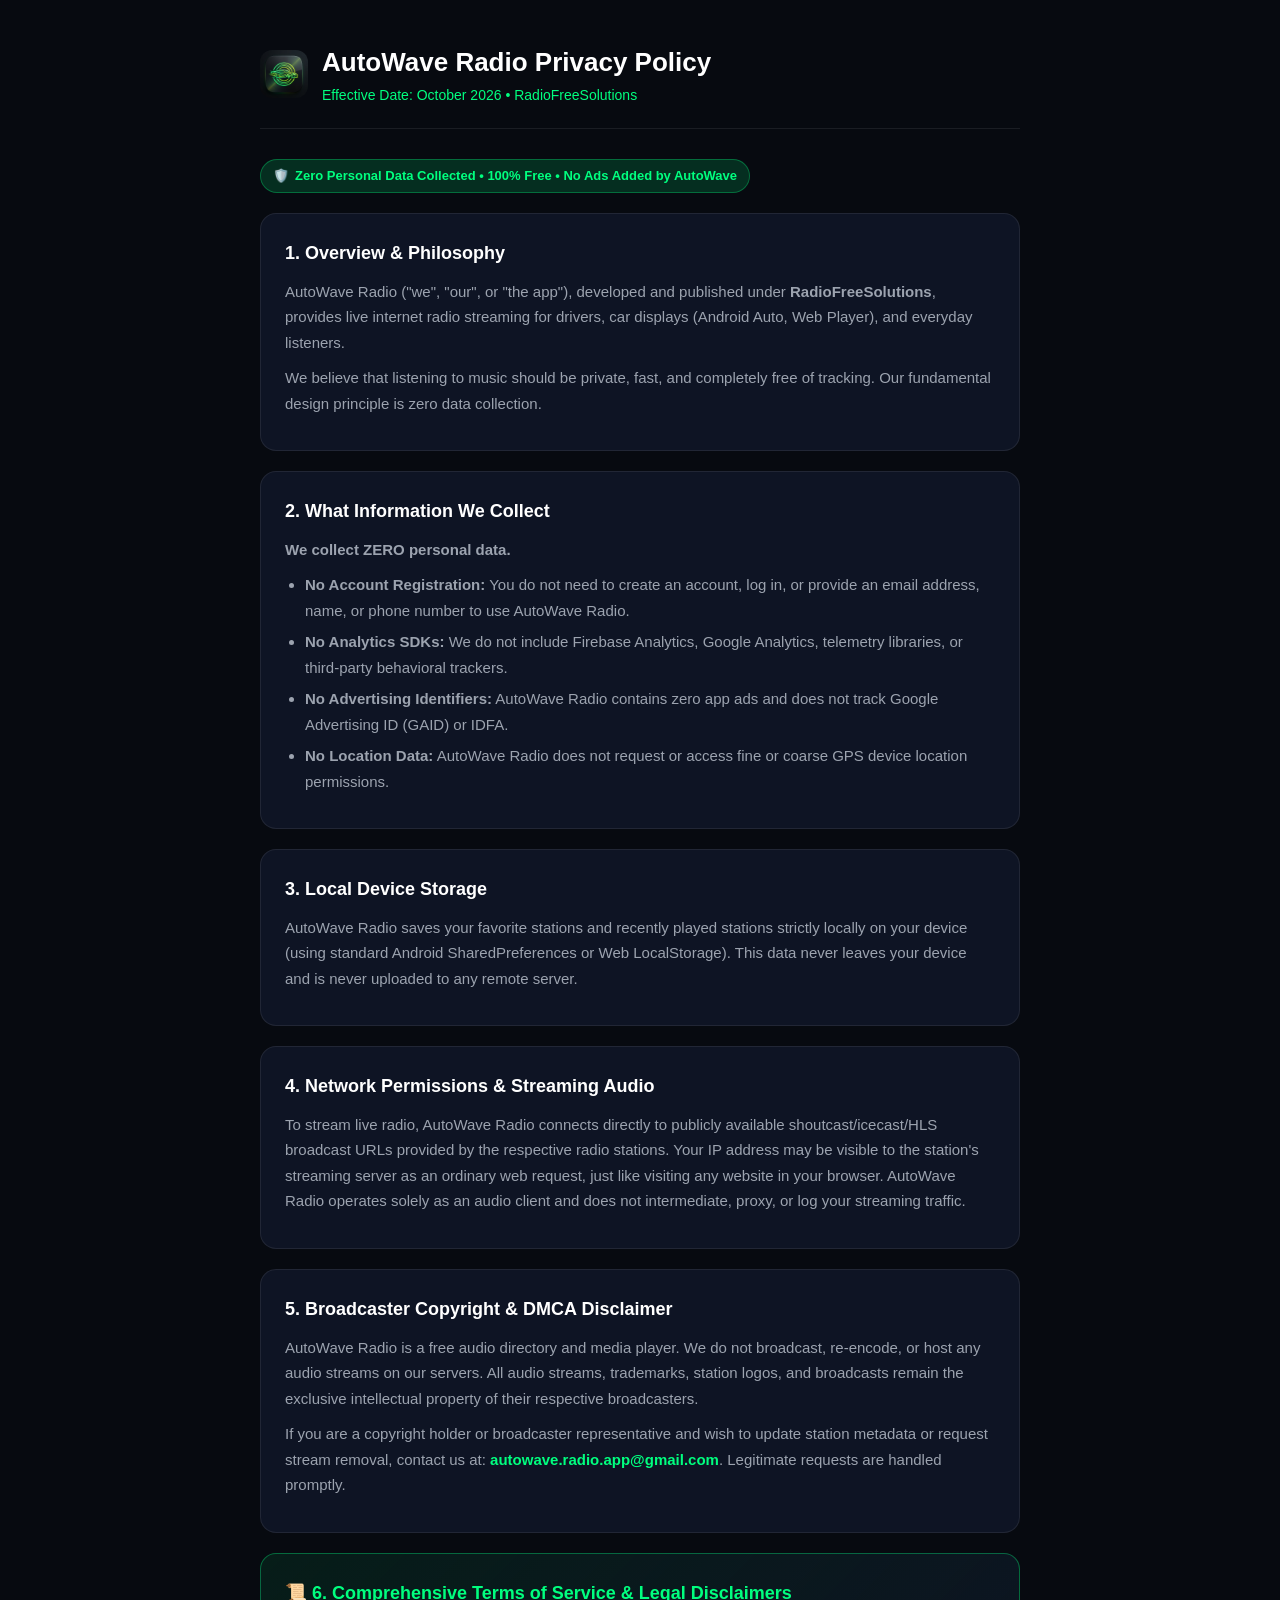
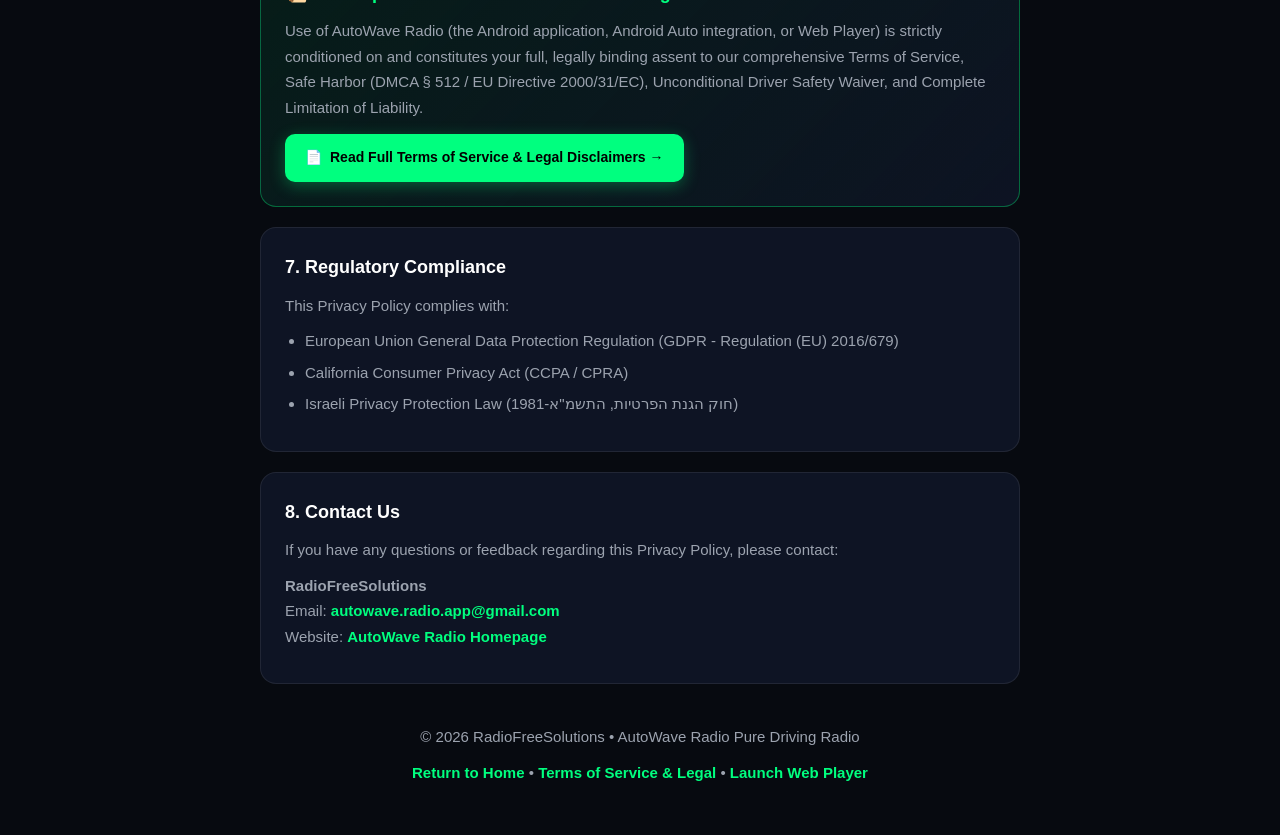
<file: web/privacy.html>
<!DOCTYPE html>
<html lang="en">
<head>
  <meta charset="UTF-8" />
  <meta name="viewport" content="width=device-width, initial-scale=1.0, viewport-fit=cover" />
  <title>Privacy Policy - AutoWave Radio</title>
  <meta name="description" content="AutoWave Radio Privacy Policy: Zero data collection, no ads added by AutoWave, no trackers, complete privacy." />
  <link rel="icon" type="image/png" href="favicon.png" />
  <style>
    :root {
      --bg: #070A10;
      --card-bg: #0E1424;
      --border: rgba(255, 255, 255, 0.08);
      --accent: #00FF7F;
      --text: #F3F4F6;
      --text-muted: #9CA3AF;
    }
    * { box-sizing: border-box; margin: 0; padding: 0; font-family: -apple-system, BlinkMacSystemFont, "Segoe UI", Roboto, Helvetica, Arial, sans-serif; }
    body { background-color: var(--bg); color: var(--text); padding: 40px 20px; line-height: 1.7; display: flex; justify-content: center; }
    .container { max-width: 760px; width: 100%; }
    .header { display: flex; align-items: center; gap: 14px; margin-bottom: 30px; border-bottom: 1px solid var(--border); padding-bottom: 20px; }
    .logo { width: 48px; height: 48px; border-radius: 12px; }
    h1 { font-size: 26px; font-weight: 800; color: #FFF; }
    .subtitle { font-size: 14px; color: var(--accent); }
    .badge { display: inline-flex; align-items: center; gap: 6px; background: rgba(0, 255, 127, 0.15); color: #00FF7F; border: 1px solid rgba(0, 255, 127, 0.3); padding: 5px 12px; border-radius: 20px; font-size: 13px; font-weight: 700; margin-bottom: 20px; }
    .card { background: var(--card-bg); border: 1px solid var(--border); border-radius: 16px; padding: 24px; margin-bottom: 20px; }
    h2 { font-size: 18px; color: #FFF; margin-bottom: 10px; display: flex; align-items: center; gap: 8px; }
    p { color: var(--text-muted); font-size: 15px; margin-bottom: 10px; }
    ul { margin-left: 20px; color: var(--text-muted); font-size: 15px; margin-bottom: 10px; }
    li { margin-bottom: 6px; }
    a { color: var(--accent); text-decoration: none; font-weight: 600; }
    a:hover { text-decoration: underline; }
    .footer { text-align: center; margin-top: 40px; font-size: 13px; color: var(--text-muted); }
  </style>
</head>
<body>
  <div class="container">
    <div class="header">
      <img src="icon-512.png" alt="AutoWave Radio" class="logo" />
      <div>
        <h1>AutoWave Radio Privacy Policy</h1>
        <div class="subtitle">Effective Date: October 2026 • RadioFreeSolutions</div>
      </div>
    </div>

    <div class="badge">
      <span>🛡️</span> Zero Personal Data Collected • 100% Free • No Ads Added by AutoWave
    </div>

    <div class="card">
      <h2>1. Overview &amp; Philosophy</h2>
      <p>
        AutoWave Radio ("we", "our", or "the app"), developed and published under <strong>RadioFreeSolutions</strong>, provides live internet radio streaming for drivers, car displays (Android Auto, Web Player), and everyday listeners.
      </p>
      <p>
        We believe that listening to music should be private, fast, and completely free of tracking. Our fundamental design principle is zero data collection.
      </p>
    </div>

    <div class="card">
      <h2>2. What Information We Collect</h2>
      <p><strong>We collect ZERO personal data.</strong></p>
      <ul>
        <li><strong>No Account Registration:</strong> You do not need to create an account, log in, or provide an email address, name, or phone number to use AutoWave Radio.</li>
        <li><strong>No Analytics SDKs:</strong> We do not include Firebase Analytics, Google Analytics, telemetry libraries, or third-party behavioral trackers.</li>
        <li><strong>No Advertising Identifiers:</strong> AutoWave Radio contains zero app ads and does not track Google Advertising ID (GAID) or IDFA.</li>
        <li><strong>No Location Data:</strong> AutoWave Radio does not request or access fine or coarse GPS device location permissions.</li>
      </ul>
    </div>

    <div class="card">
      <h2>3. Local Device Storage</h2>
      <p>
        AutoWave Radio saves your favorite stations and recently played stations strictly locally on your device (using standard Android SharedPreferences or Web LocalStorage). This data never leaves your device and is never uploaded to any remote server.
      </p>
    </div>

    <div class="card">
      <h2>4. Network Permissions &amp; Streaming Audio</h2>
      <p>
        To stream live radio, AutoWave Radio connects directly to publicly available shoutcast/icecast/HLS broadcast URLs provided by the respective radio stations. Your IP address may be visible to the station's streaming server as an ordinary web request, just like visiting any website in your browser. AutoWave Radio operates solely as an audio client and does not intermediate, proxy, or log your streaming traffic.
      </p>
    </div>

    <div class="card">
      <h2>5. Broadcaster Copyright &amp; DMCA Disclaimer</h2>
      <p>
        AutoWave Radio is a free audio directory and media player. We do not broadcast, re-encode, or host any audio streams on our servers. All audio streams, trademarks, station logos, and broadcasts remain the exclusive intellectual property of their respective broadcasters.
      </p>
      <p>
        If you are a copyright holder or broadcaster representative and wish to update station metadata or request stream removal, contact us at: <a href="mailto:autowave.radio.app@gmail.com">autowave.radio.app@gmail.com</a>. Legitimate requests are handled promptly.
      </p>
    </div>

    <div class="card" style="border: 1px solid rgba(0, 255, 127, 0.35); background: linear-gradient(135deg, rgba(0, 255, 127, 0.08) 0%, rgba(14, 20, 36, 0.95) 100%);">
      <h2 style="color: var(--accent);">📜 6. Comprehensive Terms of Service &amp; Legal Disclaimers</h2>
      <p>
        Use of AutoWave Radio (the Android application, Android Auto integration, or Web Player) is strictly conditioned on and constitutes your full, legally binding assent to our comprehensive Terms of Service, Safe Harbor (DMCA § 512 / EU Directive 2000/31/EC), Unconditional Driver Safety Waiver, and Complete Limitation of Liability.
      </p>
      <div style="margin-top: 14px;">
        <a href="../terms.html" style="display: inline-flex; align-items: center; gap: 8px; background: var(--accent); color: #000; padding: 12px 20px; border-radius: 10px; font-weight: 800; text-decoration: none; font-size: 14px; box-shadow: 0 4px 16px rgba(0, 255, 127, 0.3);">
          <span>📄</span> Read Full Terms of Service &amp; Legal Disclaimers &rarr;
        </a>
      </div>
    </div>

    <div class="card">
      <h2>7. Regulatory Compliance</h2>
      <p>
        This Privacy Policy complies with:
      </p>
      <ul>
        <li>European Union General Data Protection Regulation (GDPR - Regulation (EU) 2016/679)</li>
        <li>California Consumer Privacy Act (CCPA / CPRA)</li>
        <li>Israeli Privacy Protection Law (חוק הגנת הפרטיות, התשמ"א-1981)</li>
      </ul>
    </div>

    <div class="card">
      <h2>8. Contact Us</h2>
      <p>
        If you have any questions or feedback regarding this Privacy Policy, please contact:
      </p>
      <p>
        <strong>RadioFreeSolutions</strong><br />
        Email: <a href="mailto:autowave.radio.app@gmail.com">autowave.radio.app@gmail.com</a><br />
        Website: <a href="../">AutoWave Radio Homepage</a>
      </p>
    </div>

    <div class="footer">
      <p>&copy; 2026 RadioFreeSolutions • AutoWave Radio Pure Driving Radio</p>
      <p style="margin-top: 6px;"><a href="../">Return to Home</a> • <a href="../terms.html">Terms of Service &amp; Legal</a> • <a href="./">Launch Web Player</a></p>
    </div>
  </div>
</body>
</html>
</file>
